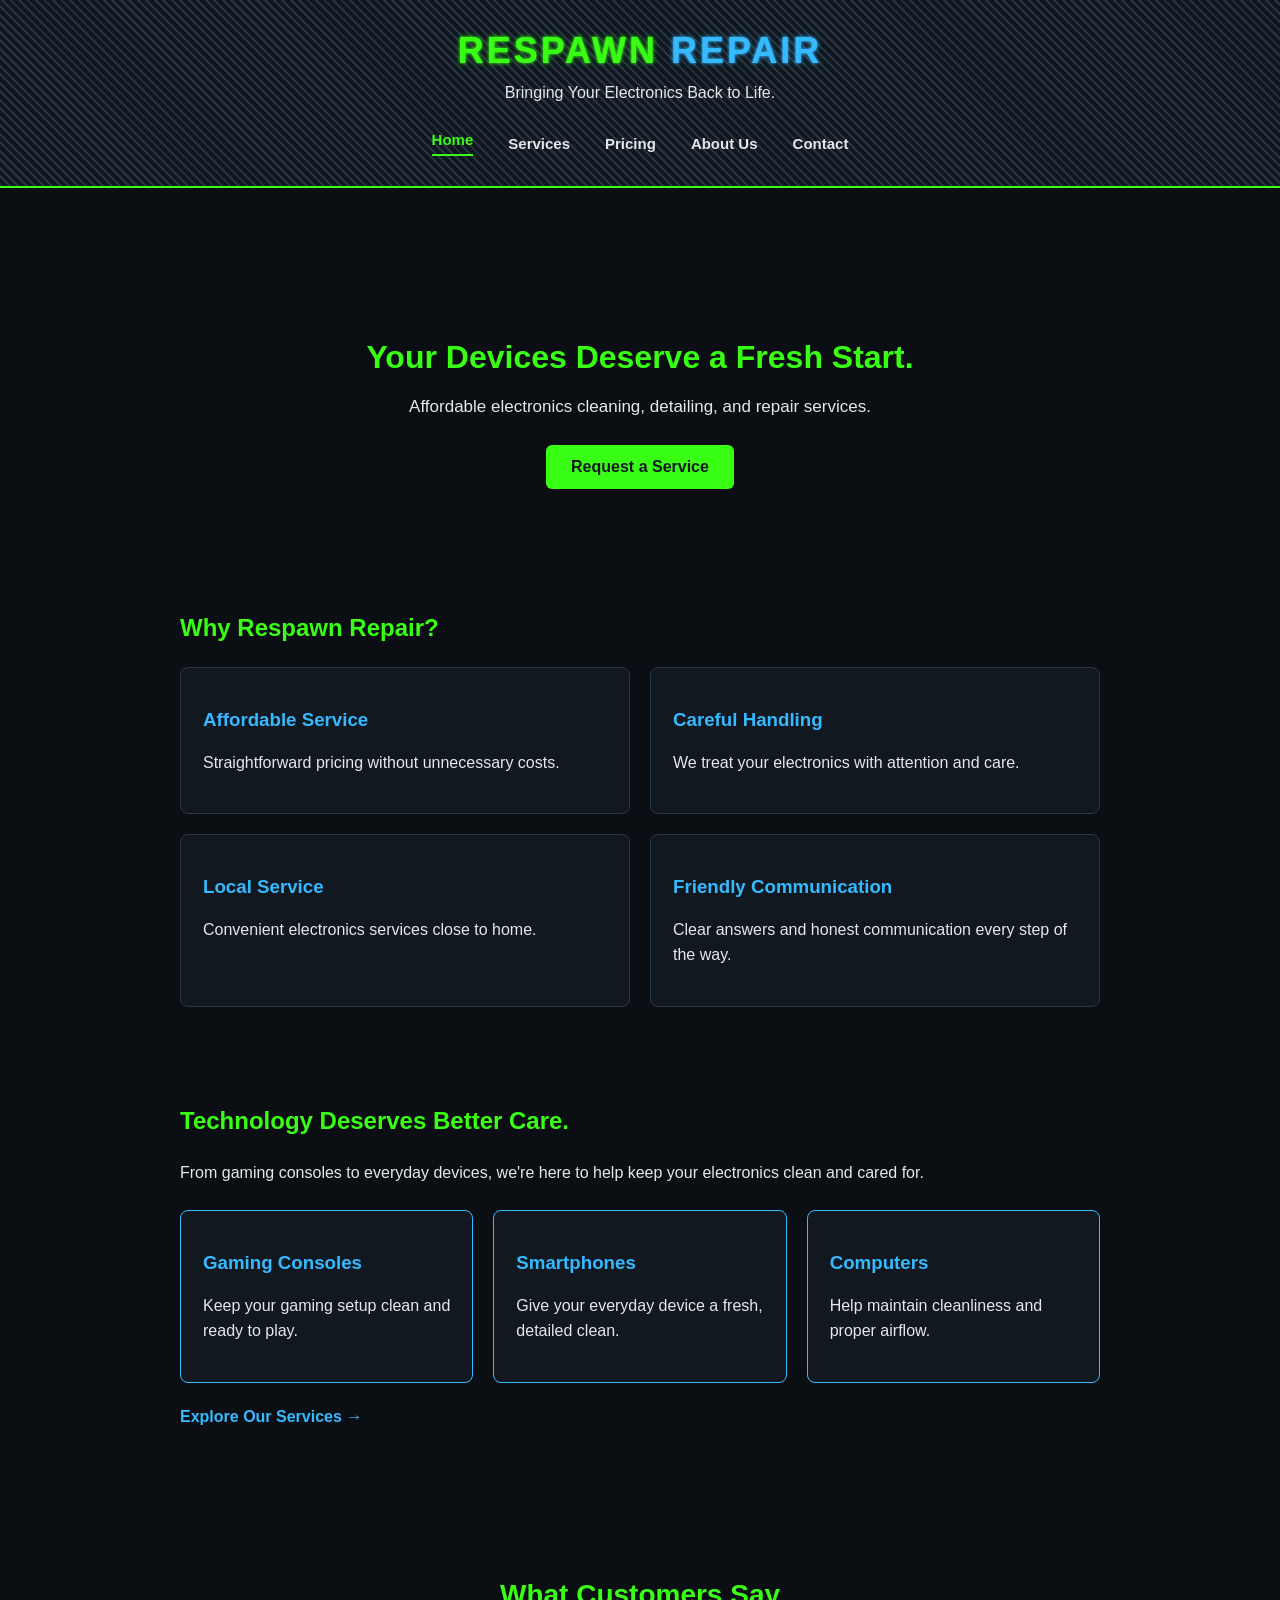
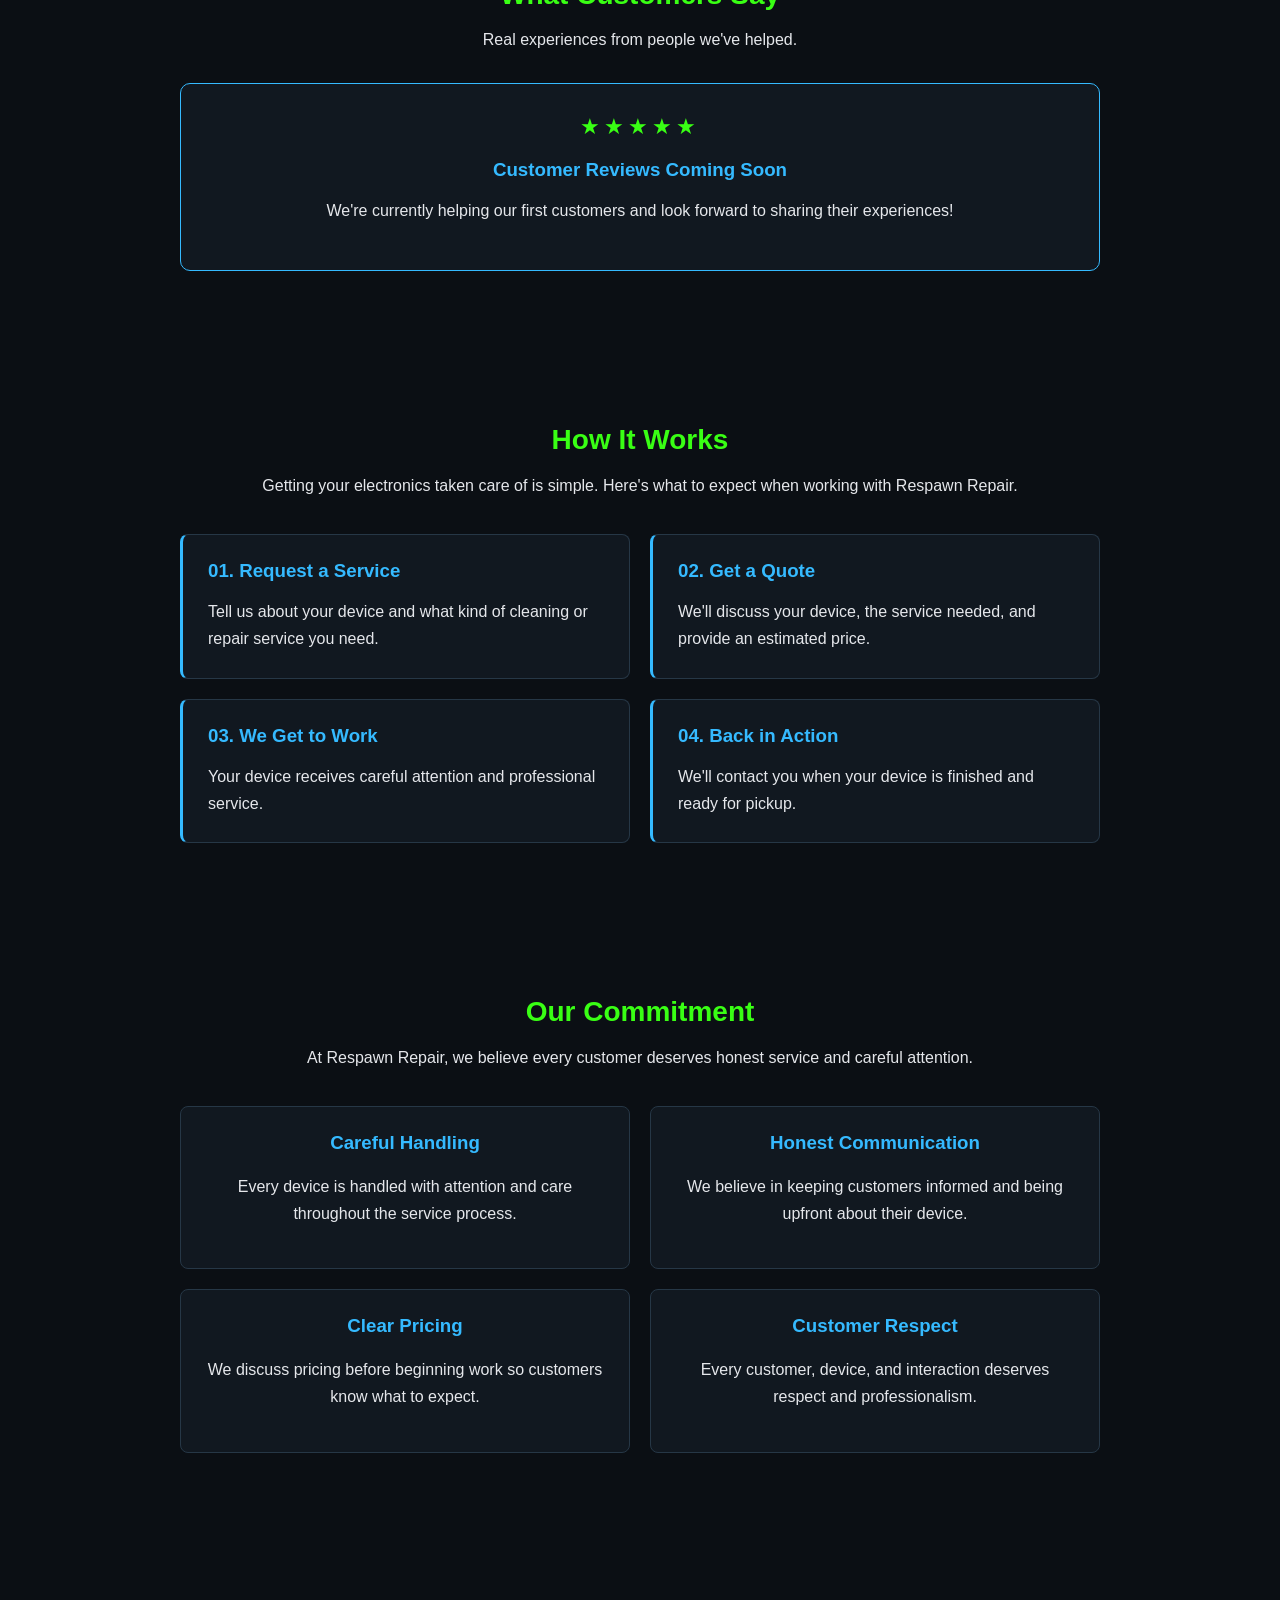
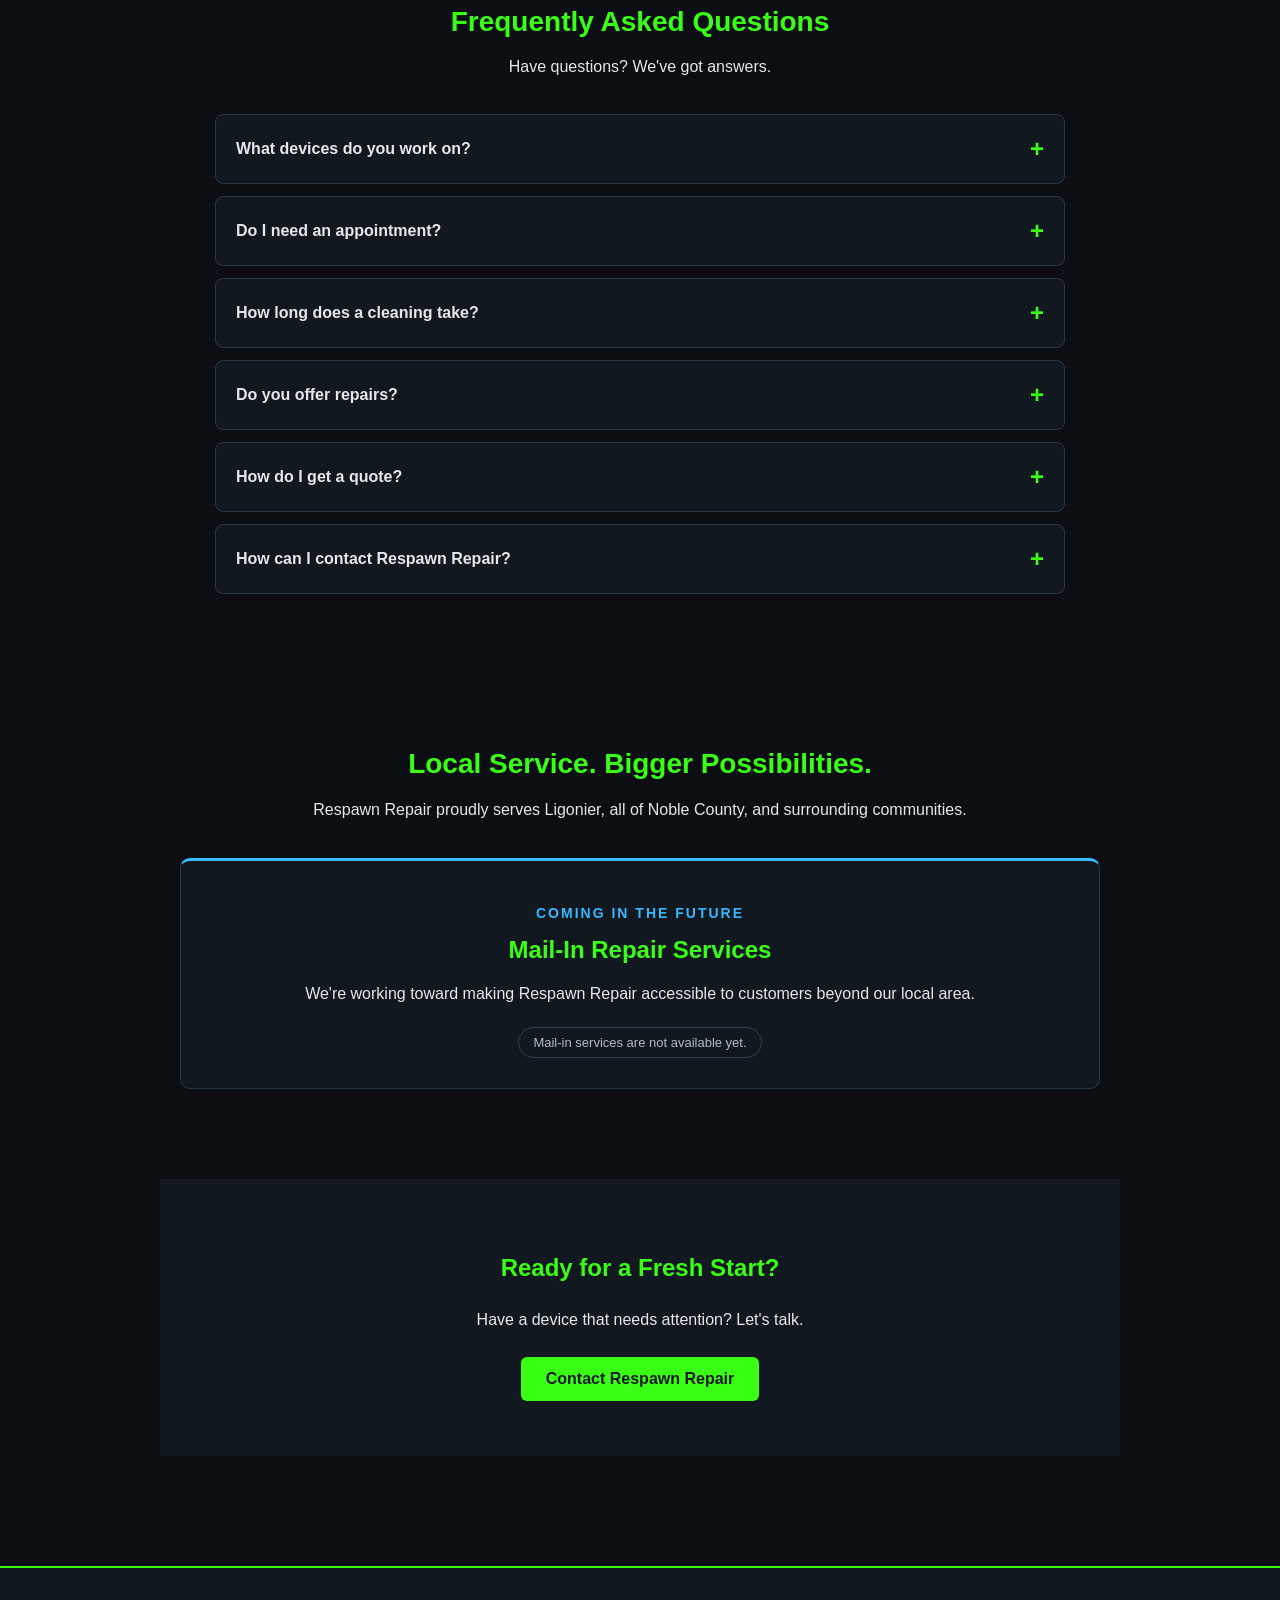
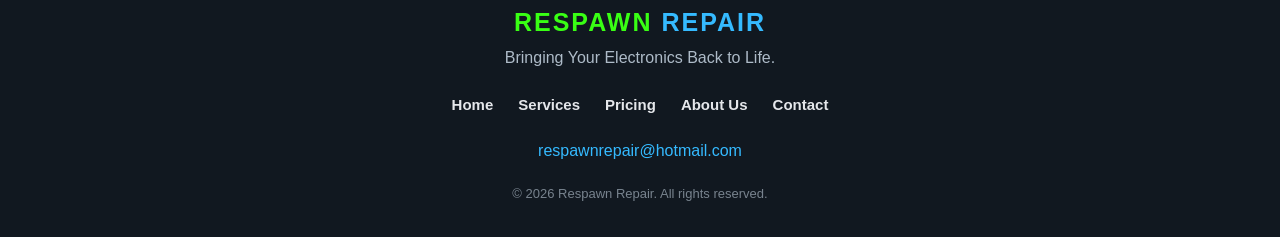
<file: index.html>
<!DOCTYPE html>
<html lang="en">

<head>
    <meta charset="UTF-8">
    <meta name ="viewport" content="width=device-width, initial-scale=1.0">

    <title>Respawn Repair | Electronics Cleaning & Repair</title>
    <link rel="stylesheet" href="style.css">
</head>

<body>

    

<header class="site-header">

    <a href="index.html" class="logo">
        RESPAWN <span>REPAIR</span>
    </a>

    <p class="tagline">
        Bringing Your Electronics Back to Life.
    </p>

    <nav class="navbar">
        <a href="index.html" class="active">Home</a>
        <a href="services.html">Services</a>
        <a href="pricing.html">Pricing</a>
        <a href="about.html">About Us</a>
        <a href="contact.html">Contact</a>
    </nav>

</header>



    <main>

<main>

    <!-- HERO SECTION -->
    <section class="hero">

        <h2>Your Devices Deserve a Fresh Start.</h2>

        <p>
            Affordable electronics cleaning, detailing,
            and repair services.
        </p>

        <a href="contact.html" class="button">
            Request a Service
        </a>

    </section>


    <!-- WHY CHOOSE US SECTION -->
    <section class="why-us">

        <h2>Why Respawn Repair?</h2>

        <div class="benefit-container">

            <div class="benefit-card">
                <h3>Affordable Service</h3>
                <p>
                    Straightforward pricing without
                    unnecessary costs.
                </p>
            </div>

            <div class="benefit-card">
                <h3>Careful Handling</h3>
                <p>
                    We treat your electronics with
                    attention and care.
                </p>
            </div>

            <div class="benefit-card">
                <h3>Local Service</h3>
                <p>
                    Convenient electronics services
                    close to home.
                </p>
            </div>

            <div class="benefit-card">
                <h3>Friendly Communication</h3>
                <p>
                    Clear answers and honest
                    communication every step of the way.
                </p>
            </div>

        </div>

    </section>


    <!-- DEVICE CATEGORIES SECTION -->
    <section class="device-section">

        <h2>Technology Deserves Better Care.</h2>

        <p>
            From gaming consoles to everyday devices,
            we're here to help keep your electronics
            clean and cared for.
        </p>

        <div class="device-container">

            <div class="device-card">
                <h3>Gaming Consoles</h3>
                <p>
                    Keep your gaming setup clean
                    and ready to play.
                </p>
            </div>

            <div class="device-card">
                <h3>Smartphones</h3>
                <p>
                    Give your everyday device
                    a fresh, detailed clean.
                </p>
            </div>

            <div class="device-card">
                <h3>Computers</h3>
                <p>
                    Help maintain cleanliness
                    and proper airflow.
                </p>
            </div>

        </div>

        <a href="services.html" class="text-link">
            Explore Our Services →
        </a>

    </section>

<section class="reviews-section">

    <h2>What Customers Say</h2>

    <p class="reviews-intro">
        Real experiences from people we've helped.
    </p>

    <div class="reviews-container">

        <div class="review-card">
            <div class="review-stars">★★★★★</div>
            <h3>Customer Reviews Coming Soon</h3>
            <p>
                We're currently helping our first customers
                and look forward to sharing their experiences!
            </p>
        </div>

    </div>

</section>


<section class="how-it-works">

    <h2>How It Works</h2>

    <p class="how-intro">
        Getting your electronics taken care of is simple.
        Here's what to expect when working with Respawn Repair.
    </p>

    <div class="steps-container">

        <div class="step-card">
            <h3>01. Request a Service</h3>
            <p>
                Tell us about your device and what kind of
                cleaning or repair service you need.
            </p>
        </div>

        <div class="step-card">
            <h3>02. Get a Quote</h3>
            <p>
                We'll discuss your device, the service needed,
                and provide an estimated price.
            </p>
        </div>

        <div class="step-card">
            <h3>03. We Get to Work</h3>
            <p>
                Your device receives careful attention
                and professional service.
            </p>
        </div>

        <div class="step-card">
            <h3>04. Back in Action</h3>
            <p>
                We'll contact you when your device is
                finished and ready for pickup.
            </p>
        </div>

    </div>

</section>


<section class="commitment-section">

    <h2>Our Commitment</h2>

    <p class="commitment-intro">
        At Respawn Repair, we believe every customer
        deserves honest service and careful attention.
    </p>

    <div class="commitment-container">

        <div class="commitment-card">
            <h3>Careful Handling</h3>
            <p>
                Every device is handled with attention
                and care throughout the service process.
            </p>
        </div>

        <div class="commitment-card">
            <h3>Honest Communication</h3>
            <p>
                We believe in keeping customers informed
                and being upfront about their device.
            </p>
        </div>

        <div class="commitment-card">
            <h3>Clear Pricing</h3>
            <p>
                We discuss pricing before beginning work
                so customers know what to expect.
            </p>
        </div>

        <div class="commitment-card">
            <h3>Customer Respect</h3>
            <p>
                Every customer, device, and interaction
                deserves respect and professionalism.
            </p>
        </div>

    </div>

</section>


<section class="faq-section">

    <h2>Frequently Asked Questions</h2>

    <p class="faq-intro">
        Have questions? We've got answers.
    </p>

    <div class="faq-container">

        <div class="faq-item">
            <button class="faq-question">
                What devices do you work on?
                <span>+</span>
            </button>
            <div class="faq-answer" hidden>
                We currently offer services for gaming consoles,
                smartphones, desktop computers, and laptops.
            </div>
        </div>

        <div class="faq-item">
            <button class="faq-question">
                Do I need an appointment?
                <span>+</span>
            </button>
            <div class="faq-answer" hidden>
                We recommend contacting us before bringing
                in your device so we can discuss availability
                and arrange a time.
            </div>
        </div>

        <div class="faq-item">
            <button class="faq-question">
                How long does a cleaning take?
                <span>+</span>
            </button>
            <div class="faq-answer" hidden>
                Service time depends on the device, its condition,
                and the type of cleaning requested. Contact us
                for an estimated time frame.
            </div>
        </div>

        <div class="faq-item">
            <button class="faq-question">
                Do you offer repairs?
                <span>+</span>
            </button>
            <div class="faq-answer" hidden>
                Contact us with your device and the issue you're
                experiencing. We can discuss whether it's a
                service we're currently able to provide.
            </div>
        </div>

        <div class="faq-item">
            <button class="faq-question">
                How do I get a quote?
                <span>+</span>
            </button>
            <div class="faq-answer" hidden>
                Visit our Contact page and submit an inquiry
                describing your device and the service you need.
            </div>
        </div>

        <div class="faq-item">
            <button class="faq-question">
                How can I contact Respawn Repair?
                <span>+</span>
            </button>
            <div class="faq-answer" hidden>
                You can reach us through our website's contact
                form or email us at respawnrepair@hotmail.com.
            </div>
        </div>

    </div>

</section>


<section class="service-area">

    <h2>Local Service. Bigger Possibilities.</h2>

    <p>
        Respawn Repair proudly serves Ligonier,
        all of Noble County, and surrounding communities.
    </p>

    <div class="mail-in-preview">

        <h3>Coming in the Future</h3>

        <h2>Mail-In Repair Services</h2>

        <p>
            We're working toward making Respawn Repair
            accessible to customers beyond our local area.
        </p>

        <span>Mail-in services are not available yet.</span>

    </div>

</section>

    <!-- CONTACT SECTION -->
    <section class="home-contact">

        <h2>Ready for a Fresh Start?</h2>

        <p>
            Have a device that needs attention?
            Let's talk.
        </p>

        <a href="contact.html" class="button">
            Contact Respawn Repair
        </a>

    </section>

</main>

    </main>

    
<footer class="site-footer">
    <a href="index.html" class="footer-logo">
        RESPAWN <span>REPAIR</span>
    </a>

    <p class="footer-tagline">
        Bringing Your Electronics Back to Life.
    </p>

    <nav class="footer-nav">
        <a href="index.html">Home</a>
        <a href="services.html">Services</a>
        <a href="pricing.html">Pricing</a>
        <a href="about.html">About Us</a>
        <a href="contact.html">Contact</a>
    </nav>

    <p class="footer-email">
        respawnrepair@hotmail.com
    </p>

    <p class="copyright">
        © 2026 Respawn Repair. All rights reserved.
    </p>
</footer>

<script>

    const faqQuestions = document.querySelectorAll(".faq-question");

    faqQuestions.forEach(function(question) {

        question.addEventListener("click", function() {

            const answer = question.nextElementSibling;
            const symbol = question.querySelector("span");

            if (answer.hidden) {
                answer.hidden = false;
                symbol.textContent = "−";
            } else {
                answer.hidden = true;
                symbol.textContent = "+";
            }

        });

    });

</script>

</body>
</html>
</file>
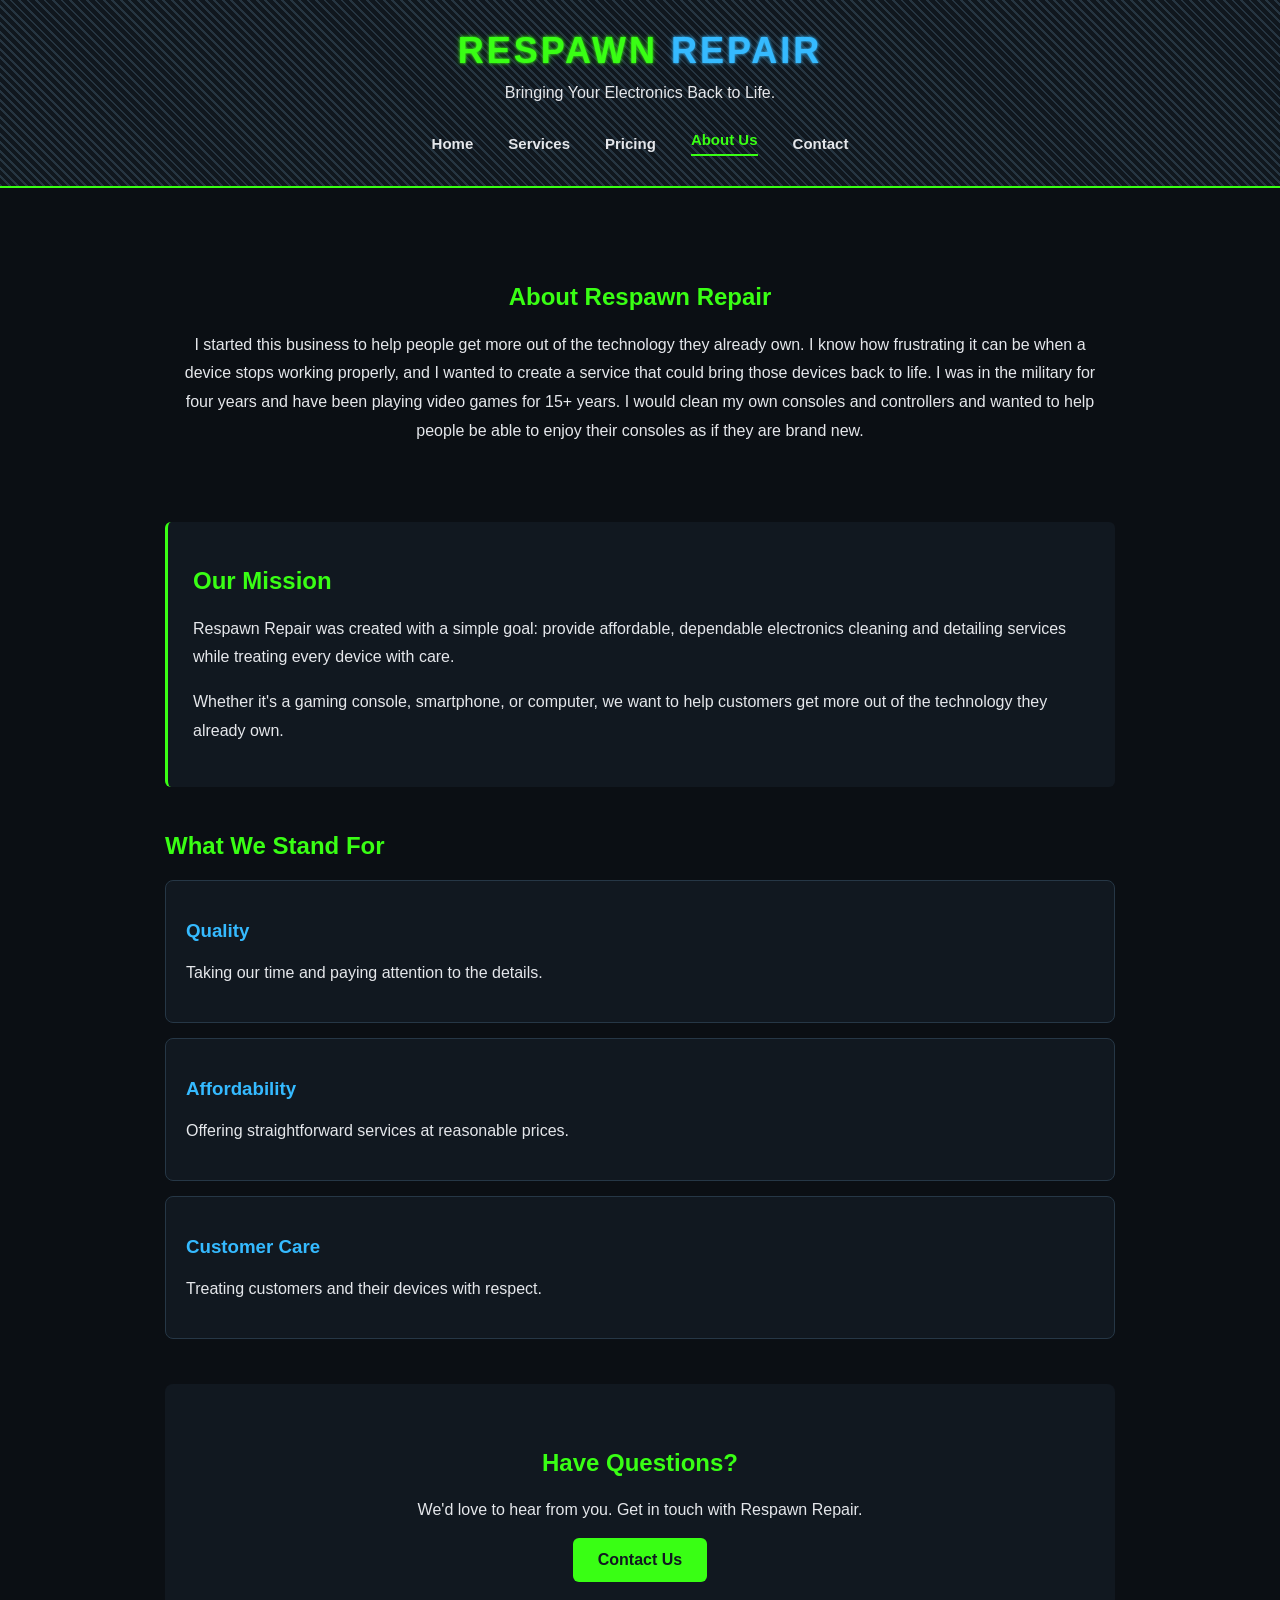
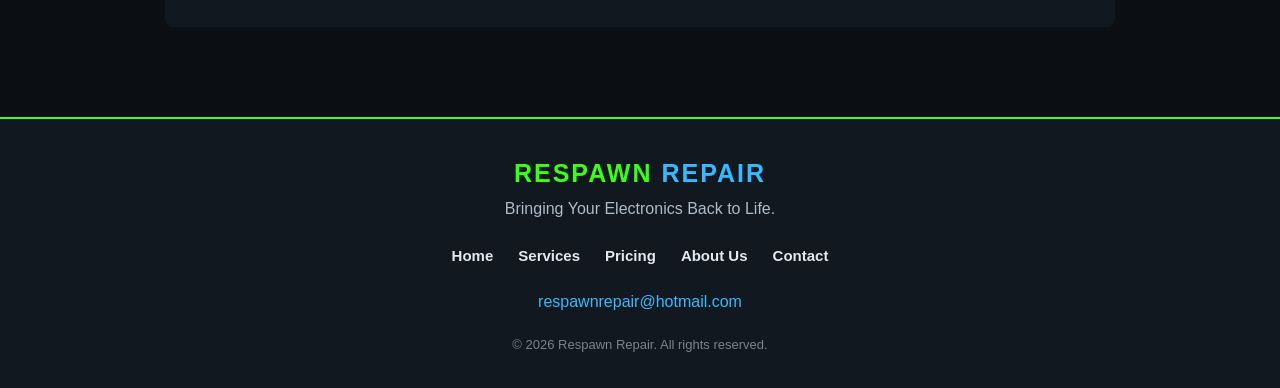
<file: about.html>
<!DOCTYPE html>
<html lang="en">

<head>
    <meta charset="UTF-8">
    <meta name="viewport" content="width=device-width, initial-scale=1.0">
    <title>About Us | Respawn Repair</title>
    <link rel="stylesheet" href="style.css">
</head>

<body>

    <header class="site-header">

        <a href="index.html" class="logo">
            RESPAWN <span>REPAIR</span>
        </a>

        <p class="tagline">
            Bringing Your Electronics Back to Life.
        </p>

        <nav class="navbar">
            <a href="index.html">Home</a>
            <a href="services.html">Services</a>
            <a href="pricing.html">Pricing</a>
            <a href="about.html" class="active">About Us</a>
            <a href="contact.html">Contact</a>
        </nav>

    </header>

    <main class="about-page">

        <section class="about-intro">

            <h2>About Respawn Repair</h2>

            <p>
                I started this business to help people get more out of the technology they already own. I know how frustrating it can be when a device stops working properly, and I wanted to create a service that could bring those devices back to life.  I was in the military for four years and have been playing video games for 15+ years. I would clean my own consoles and controllers and wanted to help people be able to enjoy their consoles as if they are brand new.
            </p>

        </section>

        <section class="about-story">

            <h2>Our Mission</h2>

            <p>
                Respawn Repair was created with a simple goal:
                provide affordable, dependable electronics
                cleaning and detailing services while treating
                every device with care.
            </p>

            <p>
                Whether it's a gaming console, smartphone,
                or computer, we want to help customers get
                more out of the technology they already own.
            </p>

        </section>

        <section class="about-values">

            <h2>What We Stand For</h2>

            <div class="value-card">
                <h3>Quality</h3>
                <p>
                    Taking our time and paying attention
                    to the details.
                </p>
            </div>

            <div class="value-card">
                <h3>Affordability</h3>
                <p>
                    Offering straightforward services
                    at reasonable prices.
                </p>
            </div>

            <div class="value-card">
                <h3>Customer Care</h3>
                <p>
                    Treating customers and their devices
                    with respect.
                </p>
            </div>

        </section>

        <section class="about-contact">

            <h2>Have Questions?</h2>

            <p>
                We'd love to hear from you.
                Get in touch with Respawn Repair.
            </p>

            <a href="contact.html" class="button">
                Contact Us
            </a>

        </section>

    </main>

    
<footer class="site-footer">
    <a href="index.html" class="footer-logo">
        RESPAWN <span>REPAIR</span>
    </a>

    <p class="footer-tagline">
        Bringing Your Electronics Back to Life.
    </p>

    <nav class="footer-nav">
        <a href="index.html">Home</a>
        <a href="services.html">Services</a>
        <a href="pricing.html">Pricing</a>
        <a href="about.html">About Us</a>
        <a href="contact.html">Contact</a>
    </nav>

    <p class="footer-email">
        respawnrepair@hotmail.com
    </p>

    <p class="copyright">
        © 2026 Respawn Repair. All rights reserved.
    </p>
</footer>


</body>
</html>
</file>
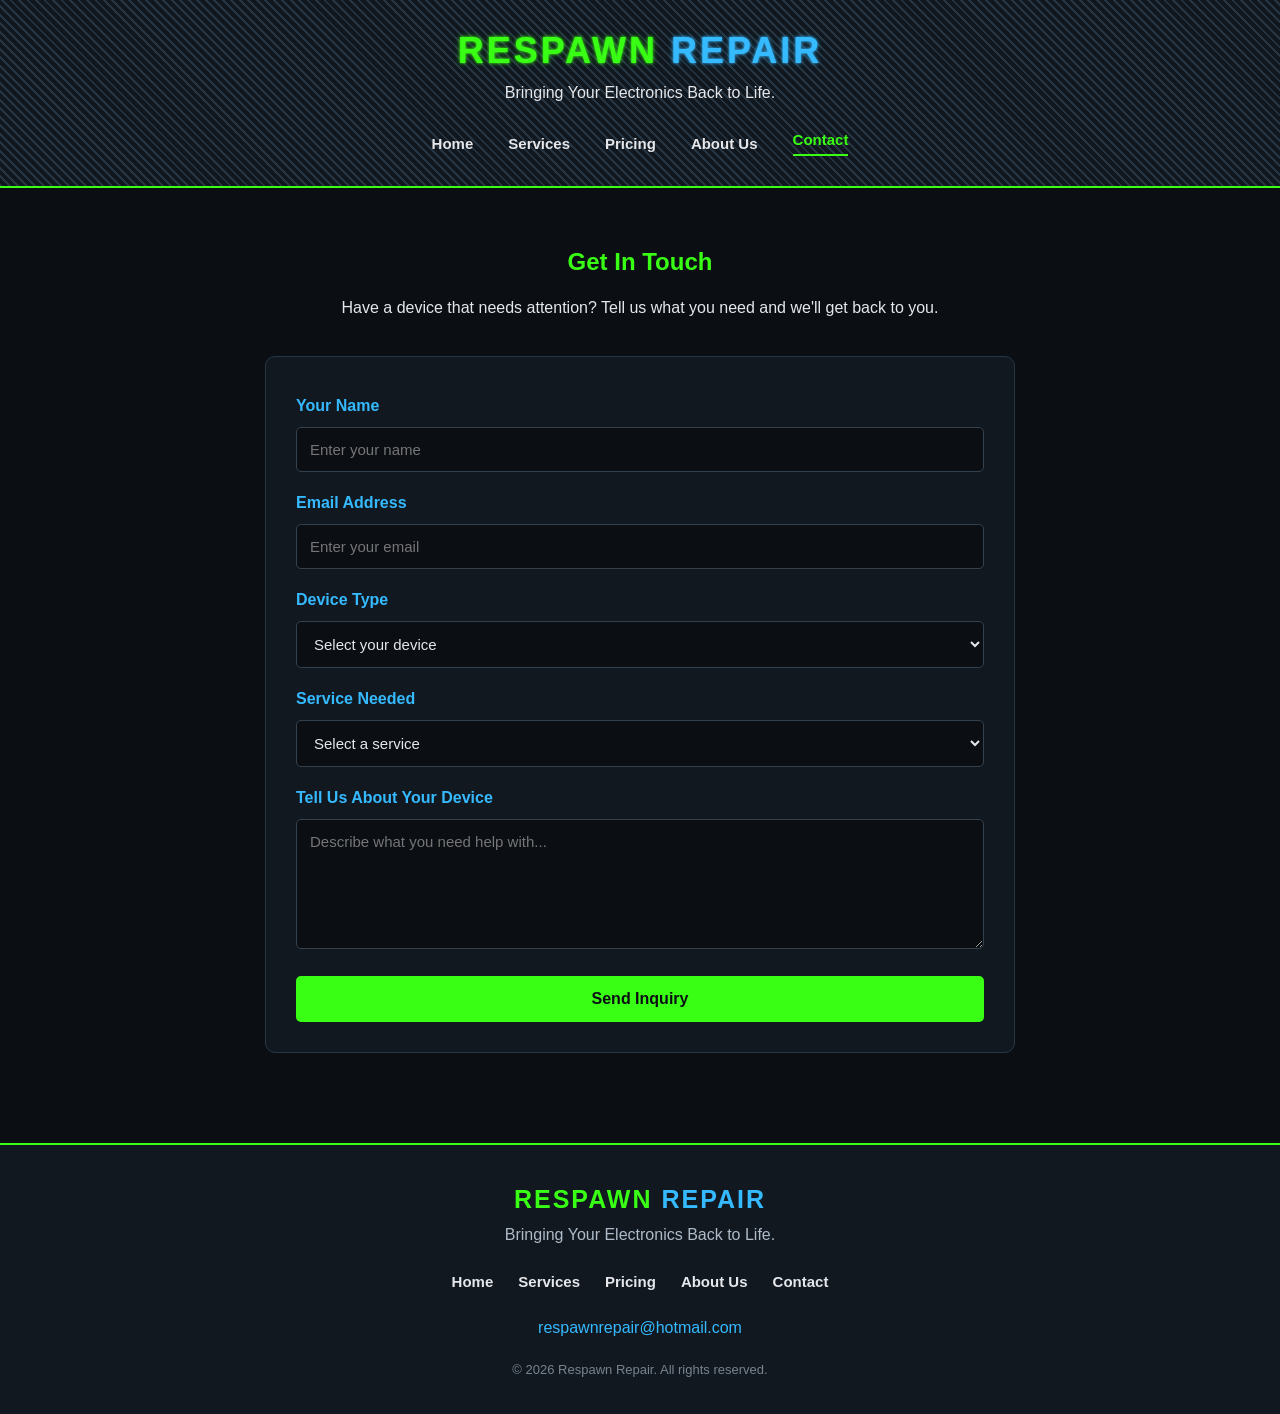
<file: contact.html>
<!DOCTYPE html>
<html lang="en">

<head>
    <meta charset="UTF-8">
    <meta name="viewport" content="width=device-width, initial-scale=1.0">
    <title>Contact Us | Respawn Repair</title>
    <link rel="stylesheet" href="style.css">
</head>

<body>

    <header class="site-header">

        <a href="index.html" class="logo">
            RESPAWN <span>REPAIR</span>
        </a>

        <p class="tagline">
            Bringing Your Electronics Back to Life.
        </p>

        <nav class="navbar">
            <a href="index.html">Home</a>
            <a href="services.html">Services</a>
            <a href="pricing.html">Pricing</a>
            <a href="about.html">About Us</a>
            <a href="contact.html" class="active">Contact</a>
        </nav>

    </header>

    <main class="contact-page">

        <section class="contact-intro">
            <h2>Get In Touch</h2>
            <p>
                Have a device that needs attention?
                Tell us what you need and we'll get back to you.
            </p>
        </section>

        <section class="contact-form-section">

           
<form action="https://formsubmit.co/respawnrepair@hotmail.com" method="POST">
    <input type="hidden" name="_next" value="https://respawn-repair.github.io/Respawn-Repair/thank-you.html">

    <input type="hidden" name="_subject" value="New Respawn Repair Inquiry!">
    <input type="hidden" name="_template" value="table">
<input type="hidden" name="_captcha" value="false">

    <label for="name">Your Name</label>
    <input type="text" id="name" name="name"
        placeholder="Enter your name" required>

    <label for="email">Email Address</label>
    <input type="email" id="email" name="email"
        placeholder="Enter your email" required>

    <label for="device">Device Type</label>
    <select id="device" name="device" required>
        <option value="">Select your device</option>
        <option>PlayStation</option>
        <option>Xbox</option>
        <option>Nintendo</option>
        <option>Smartphone</option>
        <option>Desktop PC</option>
        <option>Laptop</option>
        <option>Other</option>
    </select>

    <label for="service">Service Needed</label>
    <select id="service" name="service" required>
        <option value="">Select a service</option>
        <option>Console Cleaning</option>
        <option>Phone Cleaning</option>
        <option>Screen Protector Installation</option>
        <option>PC Cleaning</option>
        <option>Other / Not Sure</option>
    </select>

    <label for="message">Tell Us About Your Device</label>
    <textarea id="message" name="message"
        rows="6"
        placeholder="Describe what you need help with..."
        required></textarea>

    <button type="submit">Send Inquiry</button>

</form>


        </section>

    </main>

   
<footer class="site-footer">
    <a href="index.html" class="footer-logo">
        RESPAWN <span>REPAIR</span>
    </a>

    <p class="footer-tagline">
        Bringing Your Electronics Back to Life.
    </p>

    <nav class="footer-nav">
        <a href="index.html">Home</a>
        <a href="services.html">Services</a>
        <a href="pricing.html">Pricing</a>
        <a href="about.html">About Us</a>
        <a href="contact.html">Contact</a>
    </nav>

    <p class="footer-email">
        respawnrepair@hotmail.com
    </p>

    <p class="copyright">
        © 2026 Respawn Repair. All rights reserved.
    </p>
</footer>


</body>
</html>
</file>
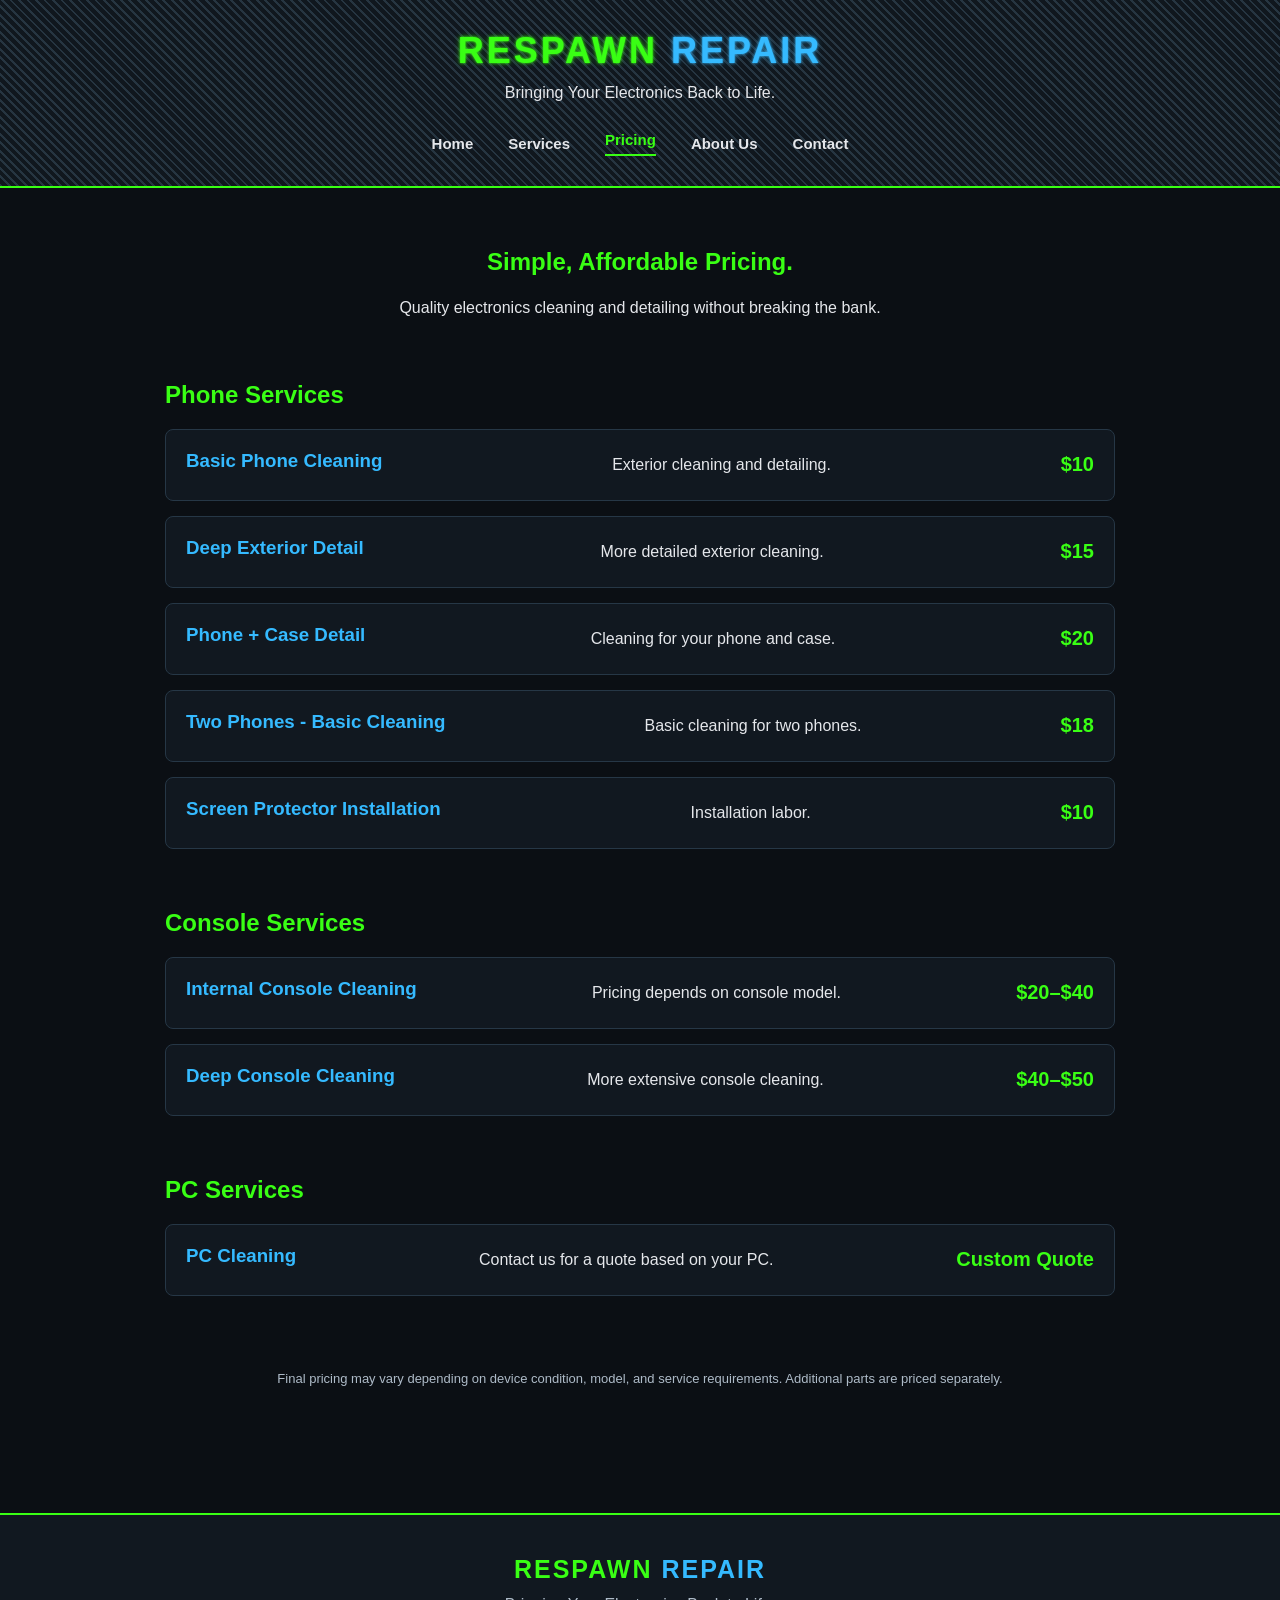
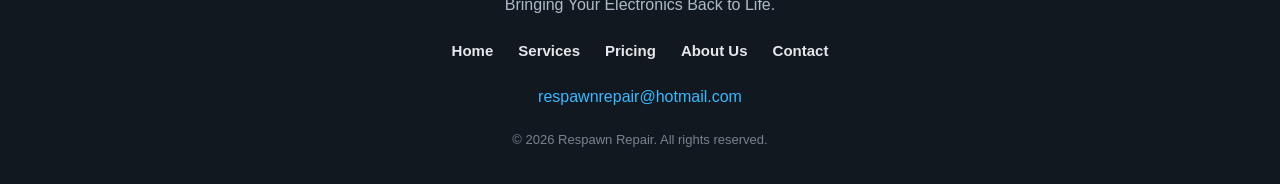
<file: pricing.html>
<!DOCTYPE html>
<html lang="en">

<head>
    <meta charset="UTF-8">
    <meta name="viewport" content="width=device-width, initial-scale=1.0">
    <title>Pricing | Respawn Repair</title>
    <link rel="stylesheet" href="style.css">
</head>

<body>

    <header class="site-header">

        <a href="index.html" class="logo">
            RESPAWN <span>REPAIR</span>
        </a>

        <p class="tagline">
            Bringing Your Electronics Back to Life.
        </p>

        <nav class="navbar">
            <a href="index.html">Home</a>
            <a href="services.html">Services</a>
            <a href="pricing.html" class="active">Pricing</a>
            <a href="about.html">About Us</a>
            <a href="contact.html">Contact</a>
        </nav>

    </header>

    <main class="pricing-page">

        <section class="pricing-intro">
            <h2>Simple, Affordable Pricing.</h2>
            <p>
                Quality electronics cleaning and detailing
                without breaking the bank.
            </p>
        </section>

        <section class="pricing-section">

            <h2>Phone Services</h2>

            <div class="price-card">
                <h3>Basic Phone Cleaning</h3>
                <p>Exterior cleaning and detailing.</p>
                <span class="price">$10</span>
            </div>

            <div class="price-card">
                <h3>Deep Exterior Detail</h3>
                <p>More detailed exterior cleaning.</p>
                <span class="price">$15</span>
            </div>

            <div class="price-card">
                <h3>Phone + Case Detail</h3>
                <p>Cleaning for your phone and case.</p>
                <span class="price">$20</span>
            </div>

            <div class="price-card">
                <h3>Two Phones - Basic Cleaning</h3>
                <p>Basic cleaning for two phones.</p>
                <span class="price">$18</span>
            </div>

            <div class="price-card">
                <h3>Screen Protector Installation</h3>
                <p>Installation labor.</p>
                <span class="price">$10</span>
            </div>

        </section>

        <section class="pricing-section">

            <h2>Console Services</h2>

            <div class="price-card">
                <h3>Internal Console Cleaning</h3>
                <p>Pricing depends on console model.</p>
                <span class="price">$20–$40</span>
            </div>

            <div class="price-card">
                <h3>Deep Console Cleaning</h3>
                <p>More extensive console cleaning.</p>
                <span class="price">$40–$50</span>
            </div>

        </section>

        <section class="pricing-section">

            <h2>PC Services</h2>

            <div class="price-card">
                <h3>PC Cleaning</h3>
                <p>Contact us for a quote based on your PC.</p>
                <span class="price">Custom Quote</span>
            </div>

        </section>

        <section class="pricing-note">
            <p>
                Final pricing may vary depending on device
                condition, model, and service requirements.
                Additional parts are priced separately.
            </p>
        </section>

    </main>

    
<footer class="site-footer">
    <a href="index.html" class="footer-logo">
        RESPAWN <span>REPAIR</span>
    </a>

    <p class="footer-tagline">
        Bringing Your Electronics Back to Life.
    </p>

    <nav class="footer-nav">
        <a href="index.html">Home</a>
        <a href="services.html">Services</a>
        <a href="pricing.html">Pricing</a>
        <a href="about.html">About Us</a>
        <a href="contact.html">Contact</a>
    </nav>

    <p class="footer-email">
        respawnrepair@hotmail.com
    </p>

    <p class="copyright">
        © 2026 Respawn Repair. All rights reserved.
    </p>
</footer>

</body>
</html>
</file>
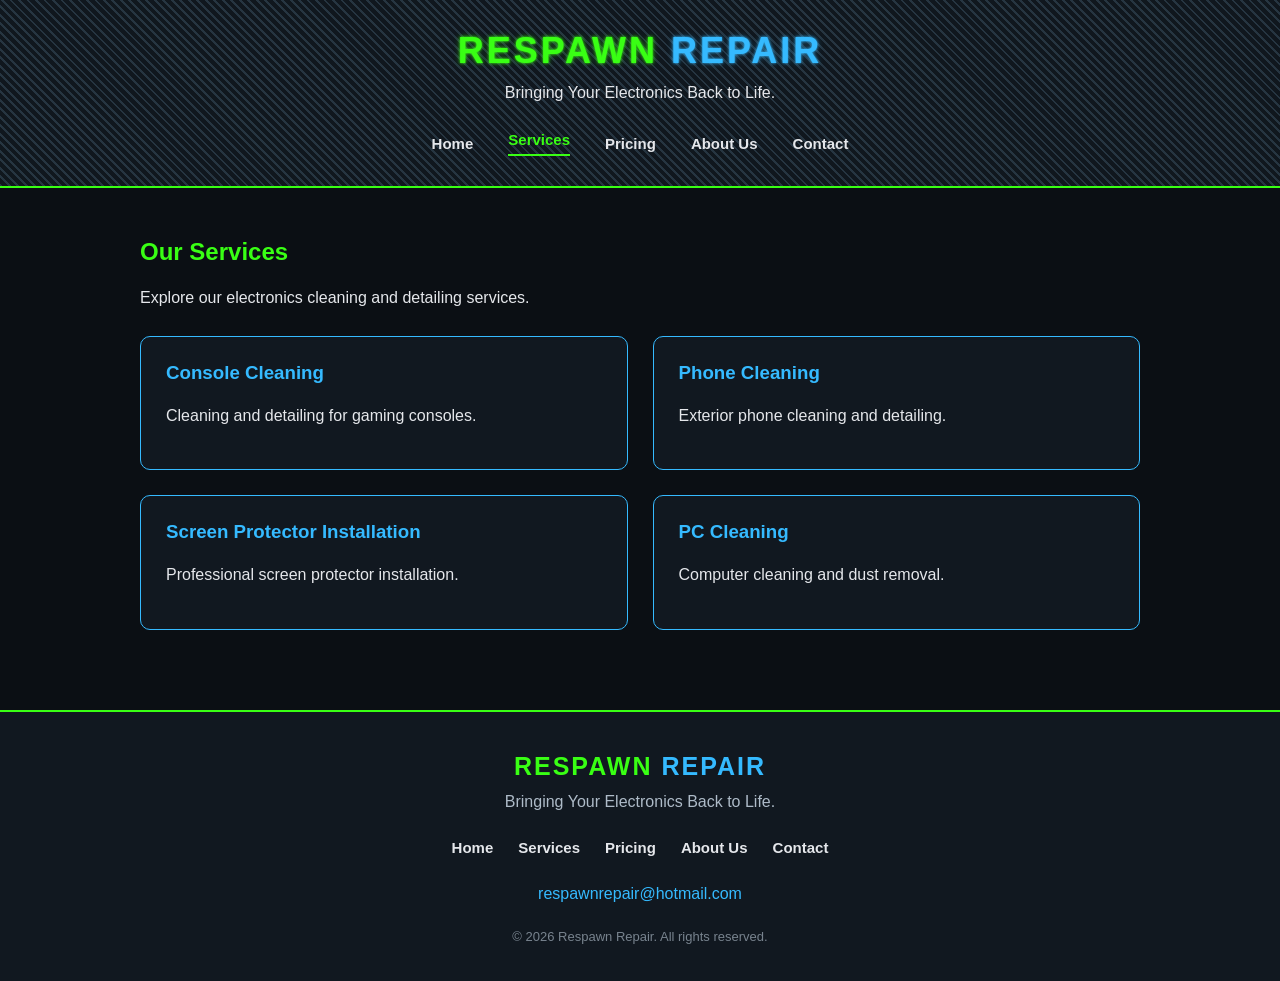
<file: services.html>
<!DOCTYPE html>
<html lang="en">

<head>
    <meta charset="UTF-8">
    <meta name="viewport" content="width=device-width, initial-scale=1.0">
    <title>Services | Respawn Repair</title>
    <link rel="stylesheet" href="style.css">
</head>

<body>

    <header class="site-header">

        <a href="index.html" class="logo">
            RESPAWN <span>REPAIR</span>
        </a>

        <p class="tagline">Bringing Your Electronics Back to Life.</p>

        <nav class="navbar">
            <a href="index.html">Home</a>
            <a href="services.html" class="active">Services</a>
            <a href="pricing.html">Pricing</a>
            <a href="about.html">About Us</a>
            <a href="contact.html">Contact</a>
        </nav>

    </header>

    <main>

        <h2>Our Services</h2>

        <p>Explore our electronics cleaning and detailing services.</p>

        <div class="service-container">

            <div class="service-card">
                <h3>Console Cleaning</h3>
                <p>Cleaning and detailing for gaming consoles.</p>
            </div>

            <div class="service-card">
                <h3>Phone Cleaning</h3>
                <p>Exterior phone cleaning and detailing.</p>
            </div>

            <div class="service-card">
                <h3>Screen Protector Installation</h3>
                <p>Professional screen protector installation.</p>
            </div>

            <div class="service-card">
                <h3>PC Cleaning</h3>
                <p>Computer cleaning and dust removal.</p>
            </div>

        </div>

    </main>

    
<footer class="site-footer">
    <a href="index.html" class="footer-logo">
        RESPAWN <span>REPAIR</span>
    </a>

    <p class="footer-tagline">
        Bringing Your Electronics Back to Life.
    </p>

    <nav class="footer-nav">
        <a href="index.html">Home</a>
        <a href="services.html">Services</a>
        <a href="pricing.html">Pricing</a>
        <a href="about.html">About Us</a>
        <a href="contact.html">Contact</a>
    </nav>

    <p class="footer-email">
        respawnrepair@hotmail.com
    </p>

    <p class="copyright">
        © 2026 Respawn Repair. All rights reserved.
    </p>
</footer>


</body>
</html>
</file>
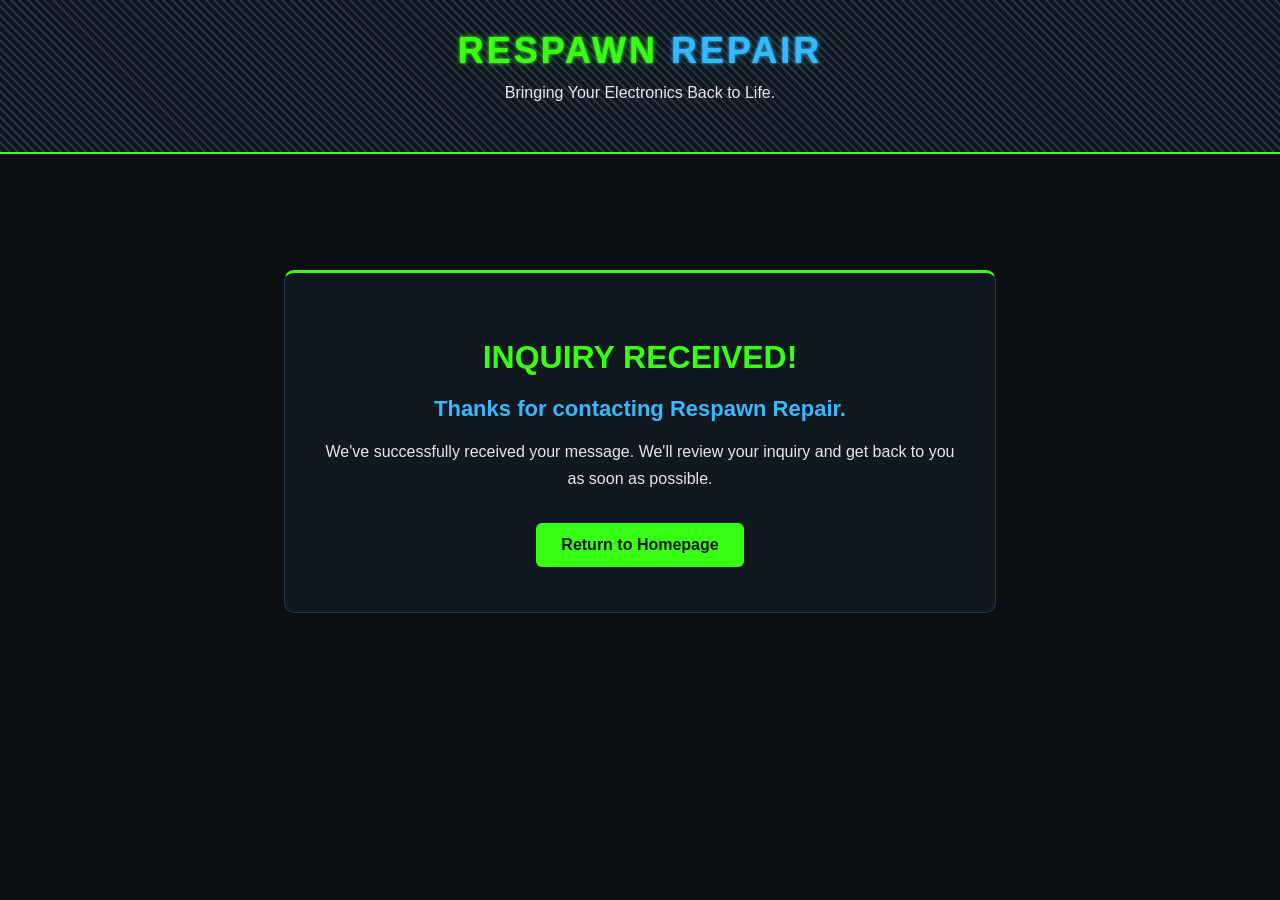
<file: thank-you.html>
<!DOCTYPE html>
<html lang="en">

<head>
    <meta charset="UTF-8">
    <meta name="viewport" content="width=device-width, initial-scale=1.0">
    <title>Thank You | Respawn Repair</title>
    <link rel="stylesheet" href="style.css">
</head>

<body>

    <header class="site-header">
        <a href="index.html" class="logo">
            RESPAWN <span>REPAIR</span>
        </a>

        <p class="tagline">Bringing Your Electronics Back to Life.</p>
    </header>

    <main class="thank-you-page">

        <div class="thank-you-card">

            <h1>INQUIRY RECEIVED!</h1>

            <h2>Thanks for contacting Respawn Repair.</h2>

            <p>
                We've successfully received your message.
                We'll review your inquiry and get back to you
                as soon as possible.
            </p>

            <a href="index.html" class="button">
                Return to Homepage
            </a>

        </div>

    </main>

</body>
</html>
</file>
<file: style.css>
/* RESPawn REPAIR - WEBSITE STYLING */

/* Main website appearance */
body {
    background-color: #0b0f14;
    color: #e5e7eb;
    font-family: Arial, sans-serif;
    margin: 0;
}

/* Website header */

.site-header {
    background-color: #111820;

    /* Carbon fiber texture */
    

background-image:
    repeating-linear-gradient(
        45deg,
        #263541 0px,
        #263541 2px,
        #10171e 2px,
        #10171e 6px
    ),
    repeating-linear-gradient(
        -45deg,
        #1c2933 0px,
        #1c2933 2px,
        #0b1015 2px,
        #0b1015 6px
    );





    text-align: center;
    padding: 30px 20px;
    border-bottom: 2px solid #39ff14;
}


/* Business name */
header h1 {
    color: #39ff14;
    font-size: 38px;
    letter-spacing: 3px;
}

/* Main content */
main {
    max-width: 1000px;
    margin: auto;
    padding: 30px 20px;
}

/* Section headings */
h2 {
    color: #39ff14;
}

/* Service headings */
h3 {
    color: #35baff;
}

/* Paragraphs */
p {
    line-height: 1.6;
}

/* Buttons */
button {
    background-color: #39ff14;
    color: #0b0f14;
    border: none;
    padding: 12px 22px;
    font-weight: bold;
    cursor: pointer;
    border-radius: 5px;
}

/* Button hover effect */
button:hover {
    background-color: #35baff;
}

/* Footer */
footer {
    background-color: #111820;
    color: #9ca3af;
    text-align: center;
    padding: 20px;
    margin-top: 30px;
}

/* SERVICES SECTION */

.services-section {
    margin-top: 50px;
}

.service-container {
    display: grid;
    grid-template-columns: repeat(2, 1fr);
    gap: 25px;
    margin-top: 25px;
}

.service-card {
    background-color: #111820;
    border: 1px solid #35baff;
    border-radius: 10px;
    padding: 25px;
    transition: 0.3s ease;
}


.service-card:hover {
    border-color: #39ff14;
    transform: translateY(-5px);
    box-shadow: 0 8px 20px #39ff1422;
}


.service-card h3 {
    color: #35baff;
    margin-top: 0;
}

.service-card p {
    color: #e5e7eb;
}

/* NAVIGATION BAR */

nav {
    margin-top: 25px;
    display: flex;
    justify-content: center;
    gap: 35px;
    flex-wrap: wrap;
}

nav a {
    color: #e5e7eb;
    text-decoration: none;
    font-weight: bold;
    font-size: 15px;
    transition: 0.3s ease;
}

nav a:hover {
    color: #39ff14;
    text-shadow: 0 0 10px #39ff14;
}

/* PRICING SECTION */

.pricing-section {
    margin-top: 60px;
    margin-bottom: 50px;
}

.pricing-intro {
    color: #e5e7eb;
    margin-bottom: 25px;
}

.price-grid {
    display: grid;
    grid-template-columns: repeat(2, 1fr);
    gap: 25px;
}

.price-card {
    background-color: #111820;
    border: 1px solid #35baff;
    border-radius: 10px;
    padding: 25px;
    transition: 0.3s ease;
}

.price-card:hover {
    border-color: #39ff14;
    box-shadow: 0 0 15px #39ff1444;
}

.price-card h3 {
    color: #39ff14;
    margin-top: 0;
    margin-bottom: 20px;
}

.price-row {
    display: flex;
    justify-content: space-between;
    align-items: flex-start;
    gap: 15px;
    padding: 12px 0;
    border-bottom: 1px solid #27313c;
}

.price-row span {
    color: #e5e7eb;
}

.price-row strong {
    color: #35baff;
    white-space: nowrap;
}

.pricing-note {
    color: #9ca3af;
    font-size: 13px;
    margin-top: 20px;
}

/* MOBILE LAYOUT */

@media (max-width: 650px) {
    .price-grid {
        grid-template-columns: 1fr;
    }

    .price-row {
        gap: 10px;
    }
}

/* SHARED WEBSITE HEADER */

.site-header {
    background-color: #111820;
    text-align: center;
    padding: 30px 20px;
    border-bottom: 2px solid #39ff14;
}


.logo {
    display: inline-block;
    color: #39ff14;
    font-size: 36px;
    font-weight: bold;
    letter-spacing: 3px;
    text-decoration: none;

    /* Neon green glow */
    text-shadow:
    0 0 3px #39ff14,
    0 0 6px #39ff1466;

    transition: 0.3s ease;
}



.logo span {
    color: #35baff;

    /* Electric blue glow */
    text-shadow:
    0 0 3px #35baff,
    0 0 6px #35baff66;
}

.logo:hover {
    text-shadow:
        0 0 8px #39ff14,
        0 0 18px #39ff14,
        0 0 30px #39ff14;
}

.logo:hover span {
    text-shadow:
        0 0 8px #35baff,
        0 0 18px #35baff,
        0 0 30px #35baff;
}


.tagline {
    color: #e5e7eb;
    margin-top: 8px;
}

.navbar {
    display: flex;
    justify-content: center;
    align-items: center;
    gap: 35px;
    flex-wrap: wrap;
    margin-top: 25px;
}

.navbar a {
    color: #e5e7eb;
    text-decoration: none;
    font-weight: bold;
    transition: 0.3s ease;
}

.navbar a:hover {
    color: #39ff14;
}

@media (max-width: 600px) {
    .navbar {
        gap: 18px;
    }

    .logo {
        font-size: 28px;
    }
}

/* ==========================
   HOMEPAGE HERO SECTION
========================== */

.hero {
    text-align: center;
    padding: 65px 20px;
    max-width: 850px;
    margin: auto;
}

.hero h2 {
    color: #39ff14;
    font-size: 32px;
    margin-bottom: 15px;
}

.hero p {
    color: #e5e7eb;
    font-size: 17px;
    margin-bottom: 25px;
}


/* ==========================
   BUTTON STYLING
========================== */


.button {
    display: inline-block;
    background-color: #39ff14;
    color: #111820;
    padding: 13px 25px;
    border-radius: 6px;
    text-decoration: none;
    font-weight: bold;
    transition: all 0.3s ease;
    box-shadow: 0 0 0 rgba(57, 255, 20, 0);
}

.button:hover {
    background-color: #35baff;
    color: #0b0f14;
    transform: translateY(-3px);
    box-shadow: 0 5px 15px #35baff44;
}



/* ==========================
   WHY CHOOSE US
========================== */

.why-us {
    max-width: 950px;
    margin: auto;
    padding: 40px 20px;
}

.why-us h2,
.device-section h2,
.home-contact h2 {
    color: #39ff14;
    margin-bottom: 25px;
}

.benefit-container {
    display: grid;
    grid-template-columns: repeat(2, 1fr);
    gap: 20px;
}

.benefit-card {
    background-color: #111820;
    border: 1px solid #263746;
    border-radius: 8px;
    padding: 22px;
    transition: 0.3s ease;
}

.benefit-card:hover {
    border-color: #39ff14;
    transform: translateY(-3px);
}

.benefit-card h3 {
    color: #35baff;
}

.benefit-card p {
    color: #e5e7eb;
    line-height: 1.6;
}


/* ==========================
   DEVICE CATEGORIES
========================== */

.device-section {
    max-width: 950px;
    margin: auto;
    padding: 40px 20px;
}

.device-section > p {
    color: #e5e7eb;
    margin-bottom: 25px;
    line-height: 1.6;
}

.device-container {
    display: grid;
    grid-template-columns: repeat(3, 1fr);
    gap: 20px;
}

.device-card {
    background-color: #111820;
    border: 1px solid #35baff;
    border-radius: 8px;
    padding: 22px;
    transition: 0.3s ease;
}

.device-card:hover {
    border-color: #39ff14;
    transform: translateY(-3px);
}

.device-card h3 {
    color: #35baff;
}

.device-card p {
    color: #e5e7eb;
    line-height: 1.6;
}

.text-link {
    display: inline-block;
    color: #35baff;
    text-decoration: none;
    font-weight: bold;
    margin-top: 25px;
}

.text-link:hover {
    color: #39ff14;
}


/* ==========================
   CONTACT SECTION
========================== */

.home-contact {
    text-align: center;
    background-color: #111820;
    padding: 55px 20px;
    margin-top: 40px;
}

.home-contact p {
    color: #e5e7eb;
    margin-bottom: 25px;
}


/* ==========================
   MOBILE RESPONSIVENESS
========================== */

@media (max-width: 650px) {

    .benefit-container {
        grid-template-columns: 1fr;
    }

    .device-container {
        grid-template-columns: 1fr;
    }

    .hero h2 {
        font-size: 26px;
    }

}

/* PRICING PAGE */

.pricing-page {
    max-width: 950px;
    margin: auto;
    padding: 40px 20px;
}

.pricing-intro {
    text-align: center;
    margin-bottom: 45px;
}

.pricing-intro h2,
.pricing-section h2 {
    color: #39ff14;
}

.pricing-intro p {
    color: #e5e7eb;
}

.pricing-section {
    margin-bottom: 40px;
}

.price-card {
    background-color: #111820;
    border: 1px solid #263746;
    border-radius: 8px;
    padding: 20px;
    margin-bottom: 15px;
    display: flex;
    justify-content: space-between;
    align-items: center;
    gap: 20px;
    transition: 0.3s ease;
}

.price-card:hover {
    border-color: #35baff;
}

.price-card h3 {
    color: #35baff;
    margin-bottom: 8px;
}

.price-card p {
    color: #e5e7eb;
    margin: 0;
}

.price {
    color: #39ff14;
    font-size: 20px;
    font-weight: bold;
    white-space: nowrap;
}

.pricing-note {
    color: #aebbc8;
    text-align: center;
    padding: 20px;
    line-height: 1.6;
}

@media (max-width: 600px) {
    .price-card {
        align-items: flex-start;
        flex-direction: column;
        gap: 10px;
    }
}

/* ABOUT US PAGE */

.about-page {
    max-width: 950px;
    margin: auto;
    padding: 40px 20px;
}

.about-intro {
    text-align: center;
    padding: 35px 10px;
}

.about-intro h2,
.about-story h2,
.about-values h2,
.about-contact h2 {
    color: #39ff14;
    margin-bottom: 20px;
}

.about-intro p,
.about-story p {
    color: #e5e7eb;
    line-height: 1.8;
}

.about-story {
    background-color: #111820;
    border-left: 3px solid #39ff14;
    padding: 25px;
    margin: 25px 0;
    border-radius: 6px;
}

.about-values {
    margin: 45px 0;
}

.value-card {
    background-color: #111820;
    border: 1px solid #263746;
    border-radius: 8px;
    padding: 20px;
    margin-bottom: 15px;
    transition: 0.3s ease;
}

.value-card:hover {
    border-color: #35baff;
}

.value-card h3 {
    color: #35baff;
}

.value-card p {
    color: #e5e7eb;
    line-height: 1.6;
}

.about-contact {
    text-align: center;
    padding: 45px 20px;
    background-color: #111820;
    border-radius: 8px;
}



/* CONTACT PAGE */

.contact-page {
    max-width: 750px;
    margin: auto;
    padding: 40px 20px;
}

.contact-intro {
    text-align: center;
    margin-bottom: 35px;
}

.contact-intro h2 {
    color: #39ff14;
}

.contact-intro p {
    color: #e5e7eb;
    line-height: 1.6;
}

.contact-form-section {
    background-color: #111820;
    border: 1px solid #263746;
    border-radius: 10px;
    padding: 30px;
}

.contact-form-section form {
    display: flex;
    flex-direction: column;
    gap: 12px;
}

.contact-form-section label {
    color: #35baff;
    font-weight: bold;
    margin-top: 10px;
}

.contact-form-section input,
.contact-form-section select,
.contact-form-section textarea {
    background-color: #0b0f14;
    color: #e5e7eb;
    border: 1px solid #35424e;
    border-radius: 5px;
    padding: 13px;
    font-family: Arial, sans-serif;
    font-size: 15px;
    width: 100%;
    box-sizing: border-box;
}

.contact-form-section input:focus,
.contact-form-section select:focus,
.contact-form-section textarea:focus {
    outline: none;
    border-color: #39ff14;
}

.contact-form-section textarea {
    resize: vertical;
}

.contact-form-section button {
    margin-top: 15px;
    padding: 14px;
    font-size: 16px;
}

.navbar a.active {
    color: #39ff14;
    border-bottom: 2px solid #39ff14;
    padding-bottom: 6px;
}

/* RESPawn REPAIR FOOTER */

.site-footer {
    background-color: #111820;
    text-align: center;
    padding: 40px 20px 20px;
    margin-top: 50px;
    border-top: 2px solid #39ff14;
}

.footer-logo {
    display: inline-block;
    color: #39ff14;
    font-size: 25px;
    font-weight: bold;
    letter-spacing: 2px;
    text-decoration: none;
}

.footer-logo span {
    color: #35baff;
}

.footer-tagline {
    color: #aebbc8;
    margin-top: 8px;
}

.footer-nav {
    display: flex;
    justify-content: center;
    flex-wrap: wrap;
    gap: 25px;
    margin: 25px 0;
}

.footer-nav a {
    color: #e5e7eb;
    text-decoration: none;
    transition: 0.3s ease;
}

.footer-nav a:hover {
    color: #39ff14;
}

.footer-email {
    color: #35baff;
    margin-bottom: 20px;
}

.copyright {
    color: #78838e;
    font-size: 13px;
    margin-top: 20px;
}

@media (max-width: 600px) {
    .footer-nav {
        gap: 15px;
    }
}

/* MOBILE SERVICES LAYOUT */

@media (max-width: 650px) {
    .service-container {
        grid-template-columns: 1fr;
    }
}

img {
    max-width: 100%;
    height: auto;
    border-radius: 10px;
}

/* THANK YOU PAGE */

.thank-you-page {
    min-height: 55vh;
    display: flex;
    justify-content: center;
    align-items: center;
    padding: 40px 20px;
}

.thank-you-card {
    max-width: 650px;
    width: 100%;
    background-color: #111820;
    border: 1px solid #263746;
    border-top: 3px solid #39ff14;
    border-radius: 10px;
    padding: 45px 30px;
    text-align: center;
}

.thank-you-card h1 {
    color: #39ff14;
    font-size: 32px;
    margin-bottom: 20px;
}

.thank-you-card h2 {
    color: #35baff;
    font-size: 22px;
    margin-bottom: 15px;
}

.thank-you-card p {
    color: #e5e7eb;
    line-height: 1.7;
    margin-bottom: 30px;
}

@media (max-width: 600px) {
    .thank-you-card {
        padding: 35px 20px;
    }

    .thank-you-card h1 {
        font-size: 25px;
    }
}

/* CUSTOMER REVIEWS SECTION */

.reviews-section {
    max-width: 950px;
    margin: 50px auto;
    padding: 40px 20px;
    text-align: center;
}

.reviews-section h2 {
    color: #39ff14;
    margin-bottom: 15px;
    font-size: 28px;
}

.reviews-intro {
    color: #e5e7eb;
    margin-bottom: 30px;
}

.reviews-container {
    display: grid;
    grid-template-columns: 1fr;
    gap: 20px;
}

.review-card {
    background-color: #111820;
    border: 1px solid #35baff;
    border-radius: 10px;
    padding: 30px;
    transition: 0.3s ease;
}

.review-card:hover {
    border-color: #39ff14;
    transform: translateY(-4px);
    box-shadow: 0 8px 20px #39ff1422;
}

.review-stars {
    color: #39ff14;
    font-size: 22px;
    letter-spacing: 4px;
    margin-bottom: 15px;
}

.review-card h3 {
    color: #35baff;
    margin-bottom: 12px;
}

.review-card p {
    color: #e5e7eb;
    line-height: 1.7;
}

.review-service {
    display: inline-block;
    color: #35baff;
    font-size: 13px;
    margin-top: 15px;
    letter-spacing: 1px;
    text-transform: uppercase;
}

/* HOW IT WORKS SECTION */

.how-it-works {
    max-width: 1000px;
    margin: 50px auto;
    padding: 40px 20px;
    text-align: center;
}

.how-it-works h2 {
    color: #39ff14;
    font-size: 28px;
    margin-bottom: 15px;
}

.how-intro {
    color: #e5e7eb;
    line-height: 1.7;
    margin-bottom: 35px;
}

.steps-container {
    display: grid;
    grid-template-columns: repeat(2, 1fr);
    gap: 20px;
}

.step-card {
    background-color: #111820;
    border: 1px solid #263746;
    border-left: 3px solid #35baff;
    border-radius: 8px;
    padding: 25px;
    text-align: left;
    transition: 0.3s ease;
}

.step-card:hover {
    border-left-color: #39ff14;
    border-color: #39ff14;
    transform: translateY(-4px);
    box-shadow: 0 8px 20px #39ff1422;
}

.step-card h3 {
    color: #35baff;
    margin-top: 0;
    margin-bottom: 12px;
}

.step-card p {
    color: #e5e7eb;
    line-height: 1.7;
    margin-bottom: 0;
}

@media (max-width: 650px) {
    .steps-container {
        grid-template-columns: 1fr;
    }
}

/* OUR COMMITMENT SECTION */

.commitment-section {
    max-width: 1000px;
    margin: 50px auto;
    padding: 40px 20px;
    text-align: center;
}

.commitment-section h2 {
    color: #39ff14;
    font-size: 28px;
    margin-bottom: 15px;
}

.commitment-intro {
    color: #e5e7eb;
    line-height: 1.7;
    margin-bottom: 35px;
}

.commitment-container {
    display: grid;
    grid-template-columns: repeat(2, 1fr);
    gap: 20px;
}

.commitment-card {
    background-color: #111820;
    border: 1px solid #263746;
    border-radius: 8px;
    padding: 25px;
    transition: 0.3s ease;
}

.commitment-card:hover {
    border-color: #35baff;
    transform: translateY(-4px);
    box-shadow: 0 8px 20px #35baff22;
}

.commitment-card h3 {
    color: #35baff;
    margin-top: 0;
}

.commitment-card p {
    color: #e5e7eb;
    line-height: 1.7;
}

@media (max-width: 650px) {
    .commitment-container {
        grid-template-columns: 1fr;
    }
}

/* FAQ SECTION */

.faq-section {
    max-width: 850px;
    margin: 50px auto;
    padding: 40px 20px;
}

.faq-section h2 {
    color: #39ff14;
    font-size: 28px;
    text-align: center;
    margin-bottom: 15px;
}

.faq-intro {
    color: #e5e7eb;
    text-align: center;
    margin-bottom: 35px;
}

.faq-container {
    display: flex;
    flex-direction: column;
    gap: 12px;
}

.faq-item {
    background-color: #111820;
    border: 1px solid #263746;
    border-radius: 8px;
    overflow: hidden;
    transition: 0.3s ease;
}

.faq-item:hover {
    border-color: #35baff;
}

.faq-question {
    display: flex;
    justify-content: space-between;
    align-items: center;
    width: 100%;
    background: none;
    color: #e5e7eb;
    padding: 20px;
    border-radius: 0;
    text-align: left;
    font-size: 16px;
    cursor: pointer;
}

.faq-question span {
    color: #39ff14;
    font-size: 24px;
    margin-left: 15px;
}

.faq-answer {
    color: #aebbc8;
    line-height: 1.7;
    padding: 0 20px 20px;
}

/* SERVICE AREA SECTION */

.service-area {
    max-width: 950px;
    margin: 50px auto;
    padding: 40px 20px;
    text-align: center;
}

.service-area > h2 {
    color: #39ff14;
    font-size: 28px;
    margin-bottom: 15px;
}

.service-area > p {
    color: #e5e7eb;
    line-height: 1.7;
    margin-bottom: 35px;
}

.mail-in-preview {
    background-color: #111820;
    border: 1px solid #263746;
    border-top: 3px solid #35baff;
    border-radius: 10px;
    padding: 30px;
    transition: 0.3s ease;
}

.mail-in-preview:hover {
    border-color: #39ff14;
    transform: translateY(-4px);
    box-shadow: 0 8px 20px #39ff1422;
}

.mail-in-preview h3 {
    color: #35baff;
    text-transform: uppercase;
    letter-spacing: 2px;
    font-size: 14px;
}

.mail-in-preview h2 {
    color: #39ff14;
    font-size: 24px;
    margin: 15px 0;
}

.mail-in-preview p {
    color: #e5e7eb;
    line-height: 1.7;
    margin-bottom: 20px;
}

.mail-in-preview span {
    display: inline-block;
    color: #aebbc8;
    font-size: 13px;
    border: 1px solid #35424e;
    border-radius: 20px;
    padding: 7px 14px;
}

@media (max-width: 600px) {
    .mail-in-preview {
        padding: 25px 18px;
    }

    .mail-in-preview h2 {
        font-size: 21px;
    }
}
</file>
